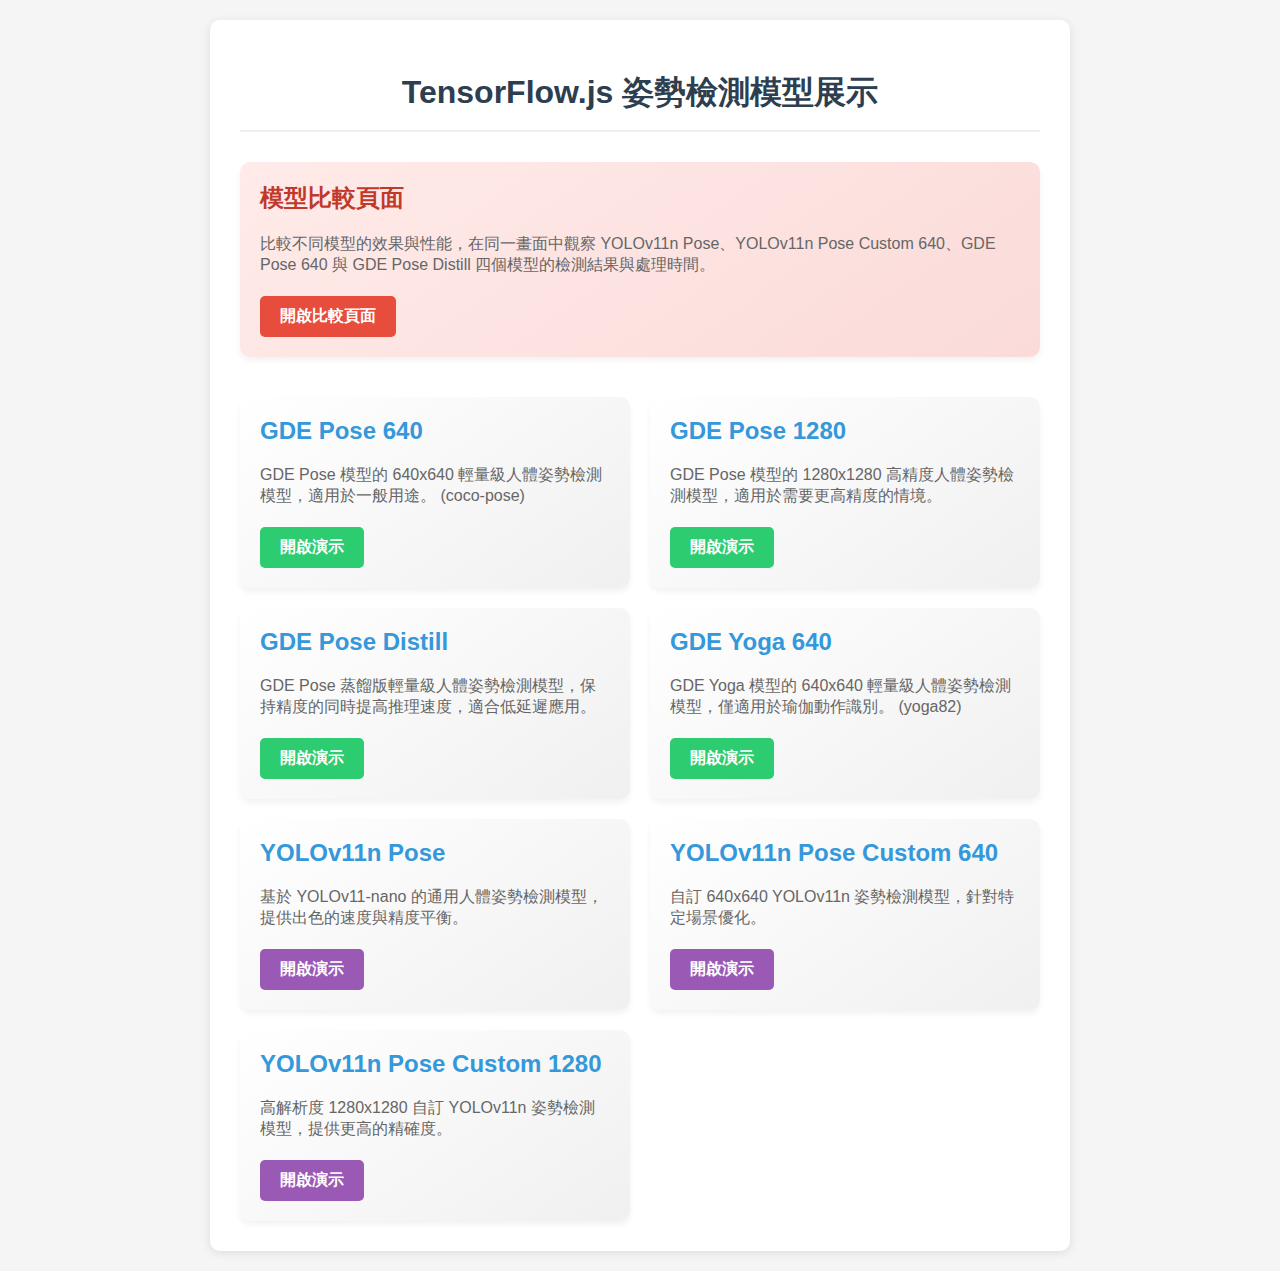
<file: index.html>
<!DOCTYPE html>
<html lang="en">
<head>
    <meta charset="UTF-8">
    <meta name="viewport" content="width=device-width, initial-scale=1.0">
    <title>TensorFlow.js Pose Detection Models</title>
    <style>
        body {
            font-family: Arial, sans-serif;
            margin: 0;
            padding: 20px;
            background-color: #f5f5f5;
            color: #333;
        }
        
        .container {
            max-width: 800px;
            margin: 0 auto;
            background-color: white;
            border-radius: 10px;
            padding: 30px;
            box-shadow: 0 2px 10px rgba(0,0,0,0.1);
        }
        
        h1 {
            color: #2c3e50;
            text-align: center;
            margin-bottom: 30px;
            border-bottom: 2px solid #eee;
            padding-bottom: 15px;
        }
        
        .model-list {
            display: grid;
            grid-template-columns: repeat(auto-fit, minmax(300px, 1fr));
            gap: 20px;
        }
        
        .model-card {
            background: linear-gradient(145deg, #ffffff, #f0f0f0);
            border-radius: 10px;
            padding: 20px;
            transition: transform 0.3s ease, box-shadow 0.3s ease;
            box-shadow: 0 4px 6px rgba(0,0,0,0.05);
        }
        
        .model-card:hover {
            transform: translateY(-5px);
            box-shadow: 0 10px 20px rgba(0,0,0,0.1);
        }
        
        .model-card h2 {
            margin-top: 0;
            color: #3498db;
        }
        
        .model-card p {
            color: #666;
            margin-bottom: 20px;
        }
        
        .btn {
            display: inline-block;
            background-color: #3498db;
            color: white;
            text-decoration: none;
            padding: 10px 20px;
            border-radius: 5px;
            transition: background-color 0.3s ease;
            text-align: center;
            font-weight: bold;
        }
        
        .btn:hover {
            background-color: #2980b9;
        }
        
        .yolo {
            background-color: #9b59b6;
        }
        
        .yolo:hover {
            background-color: #8e44ad;
        }
        
        .gde {
            background-color: #2ecc71;
        }
        
        .gde:hover {
            background-color: #27ae60;
        }
        
        .compare {
            background-color: #e74c3c;
        }
        
        .compare:hover {
            background-color: #c0392b;
        }
        
        .compare-card {
            grid-column: 1 / -1;
            background: linear-gradient(145deg, #ffebe9, #fadbd9);
            margin-bottom: 20px;
        }
        
        .compare-card h2 {
            color: #c0392b;
        }
        
        footer {
            margin-top: 30px;
            text-align: center;
            color: #7f8c8d;
            font-size: 0.9em;
        }
    </style>
</head>
<body>
    <div class="container">
        <h1>TensorFlow.js 姿勢檢測模型展示</h1>
        
        <div class="model-list">
            <div class="model-card compare-card">
                <h2>模型比較頁面</h2>
                <p>比較不同模型的效果與性能，在同一畫面中觀察 YOLOv11n Pose、YOLOv11n Pose Custom 640、GDE Pose 640 與 GDE Pose Distill 四個模型的檢測結果與處理時間。</p>
                <a href="/compare-models" class="btn compare">開啟比較頁面</a>
            </div>
            
            <div class="model-card">
                <h2>GDE Pose 640</h2>
                <p>GDE Pose 模型的 640x640 輕量級人體姿勢檢測模型，適用於一般用途。 (coco-pose)</p>
                <a href="/gde-pose-640" class="btn gde">開啟演示</a>
            </div>
            
            <div class="model-card">
                <h2>GDE Pose 1280</h2>
                <p>GDE Pose 模型的 1280x1280 高精度人體姿勢檢測模型，適用於需要更高精度的情境。</p>
                <a href="/gde-pose-1280" class="btn gde">開啟演示</a>
            </div>
            
            <div class="model-card">
                <h2>GDE Pose Distill</h2>
                <p>GDE Pose 蒸餾版輕量級人體姿勢檢測模型，保持精度的同時提高推理速度，適合低延遲應用。</p>
                <a href="/gde-pose-distill" class="btn gde">開啟演示</a>
            </div>
            
            <div class="model-card">
                <h2>GDE Yoga 640</h2>
                <p>GDE Yoga 模型的 640x640 輕量級人體姿勢檢測模型，僅適用於瑜伽動作識別。 (yoga82)</p>
                <a href="/gde-yoga-640" class="btn gde">開啟演示</a>
            </div>
            
            <div class="model-card">
                <h2>YOLOv11n Pose</h2>
                <p>基於 YOLOv11-nano 的通用人體姿勢檢測模型，提供出色的速度與精度平衡。</p>
                <a href="/yolo11n-pose" class="btn yolo">開啟演示</a>
            </div>
            
            <div class="model-card">
                <h2>YOLOv11n Pose Custom 640</h2>
                <p>自訂 640x640 YOLOv11n 姿勢檢測模型，針對特定場景優化。</p>
                <a href="/yolo11n-pose-custom-640" class="btn yolo">開啟演示</a>
            </div>
            
            <div class="model-card">
                <h2>YOLOv11n Pose Custom 1280</h2>
                <p>高解析度 1280x1280 自訂 YOLOv11n 姿勢檢測模型，提供更高的精確度。</p>
                <a href="/yolo11n-pose-custom-1280" class="btn yolo">開啟演示</a>
            </div>
        </div>
    </div>
</body>
</html>
</file>
